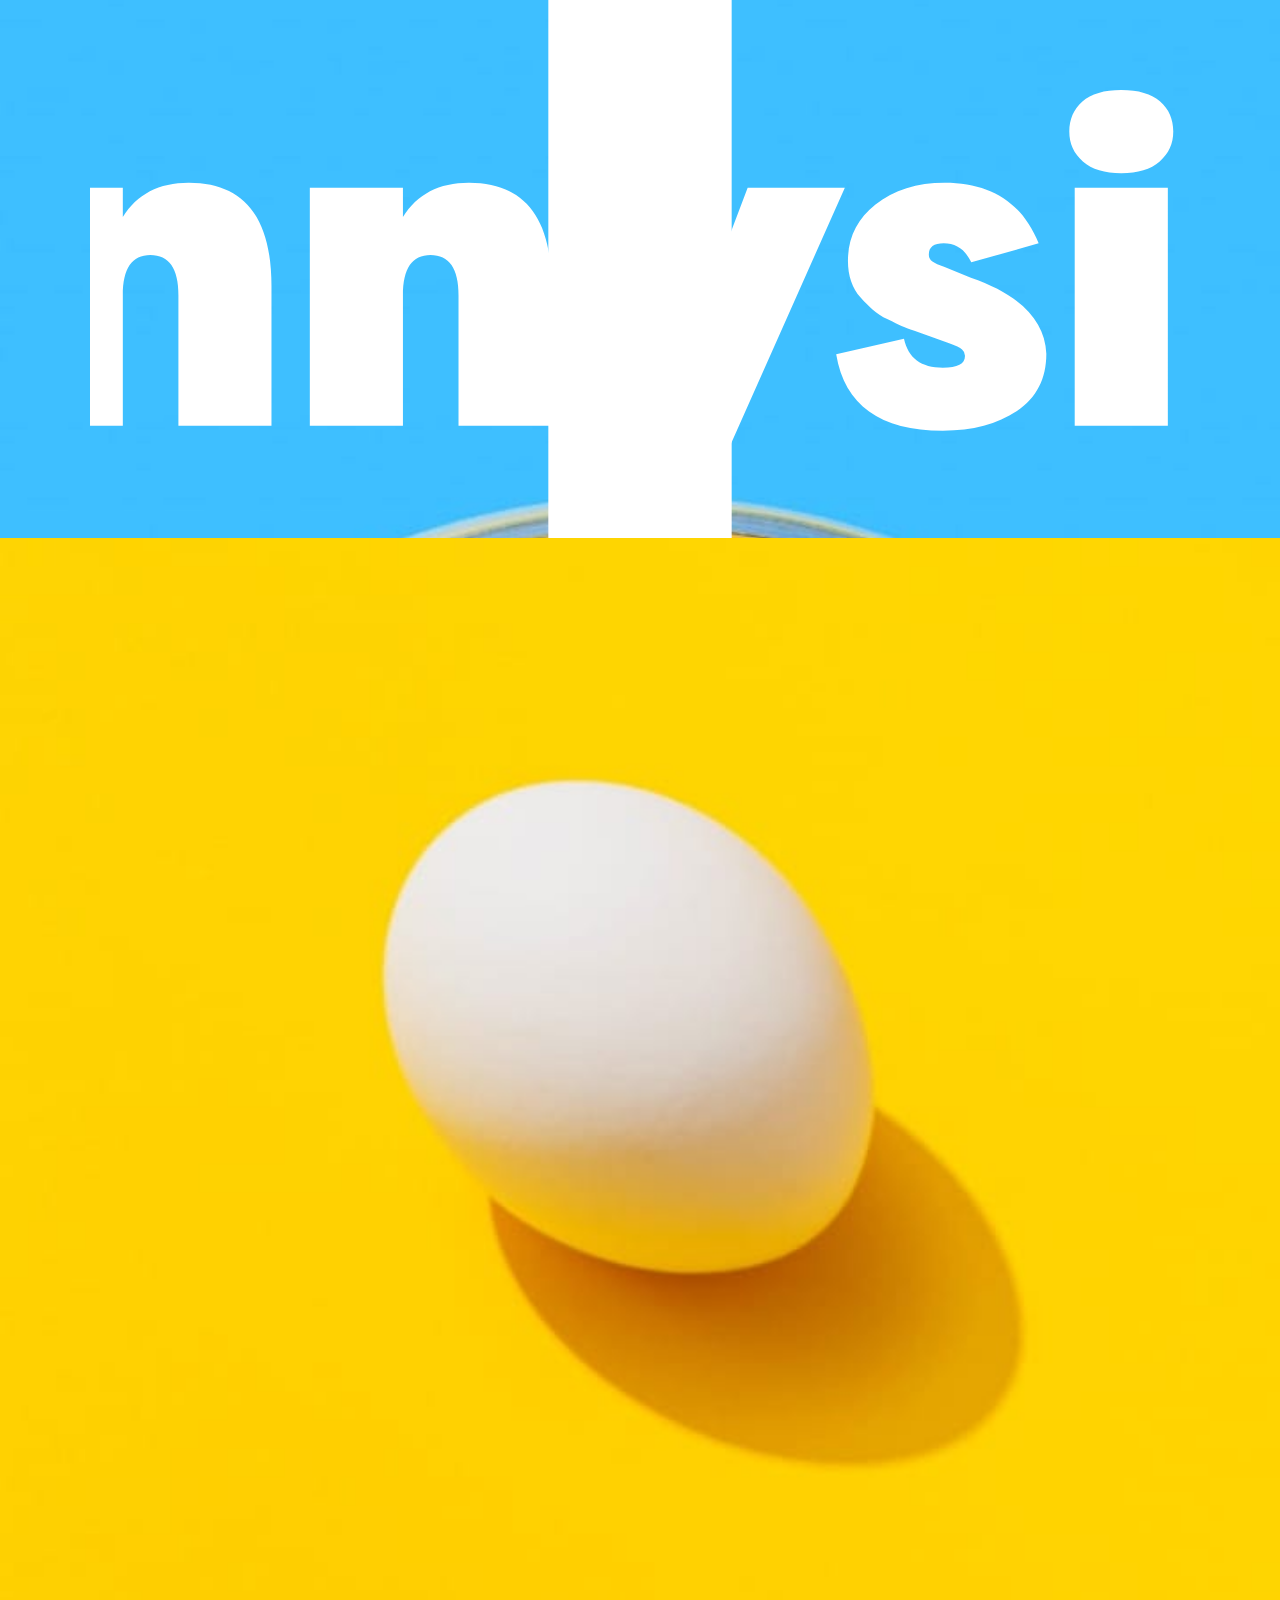
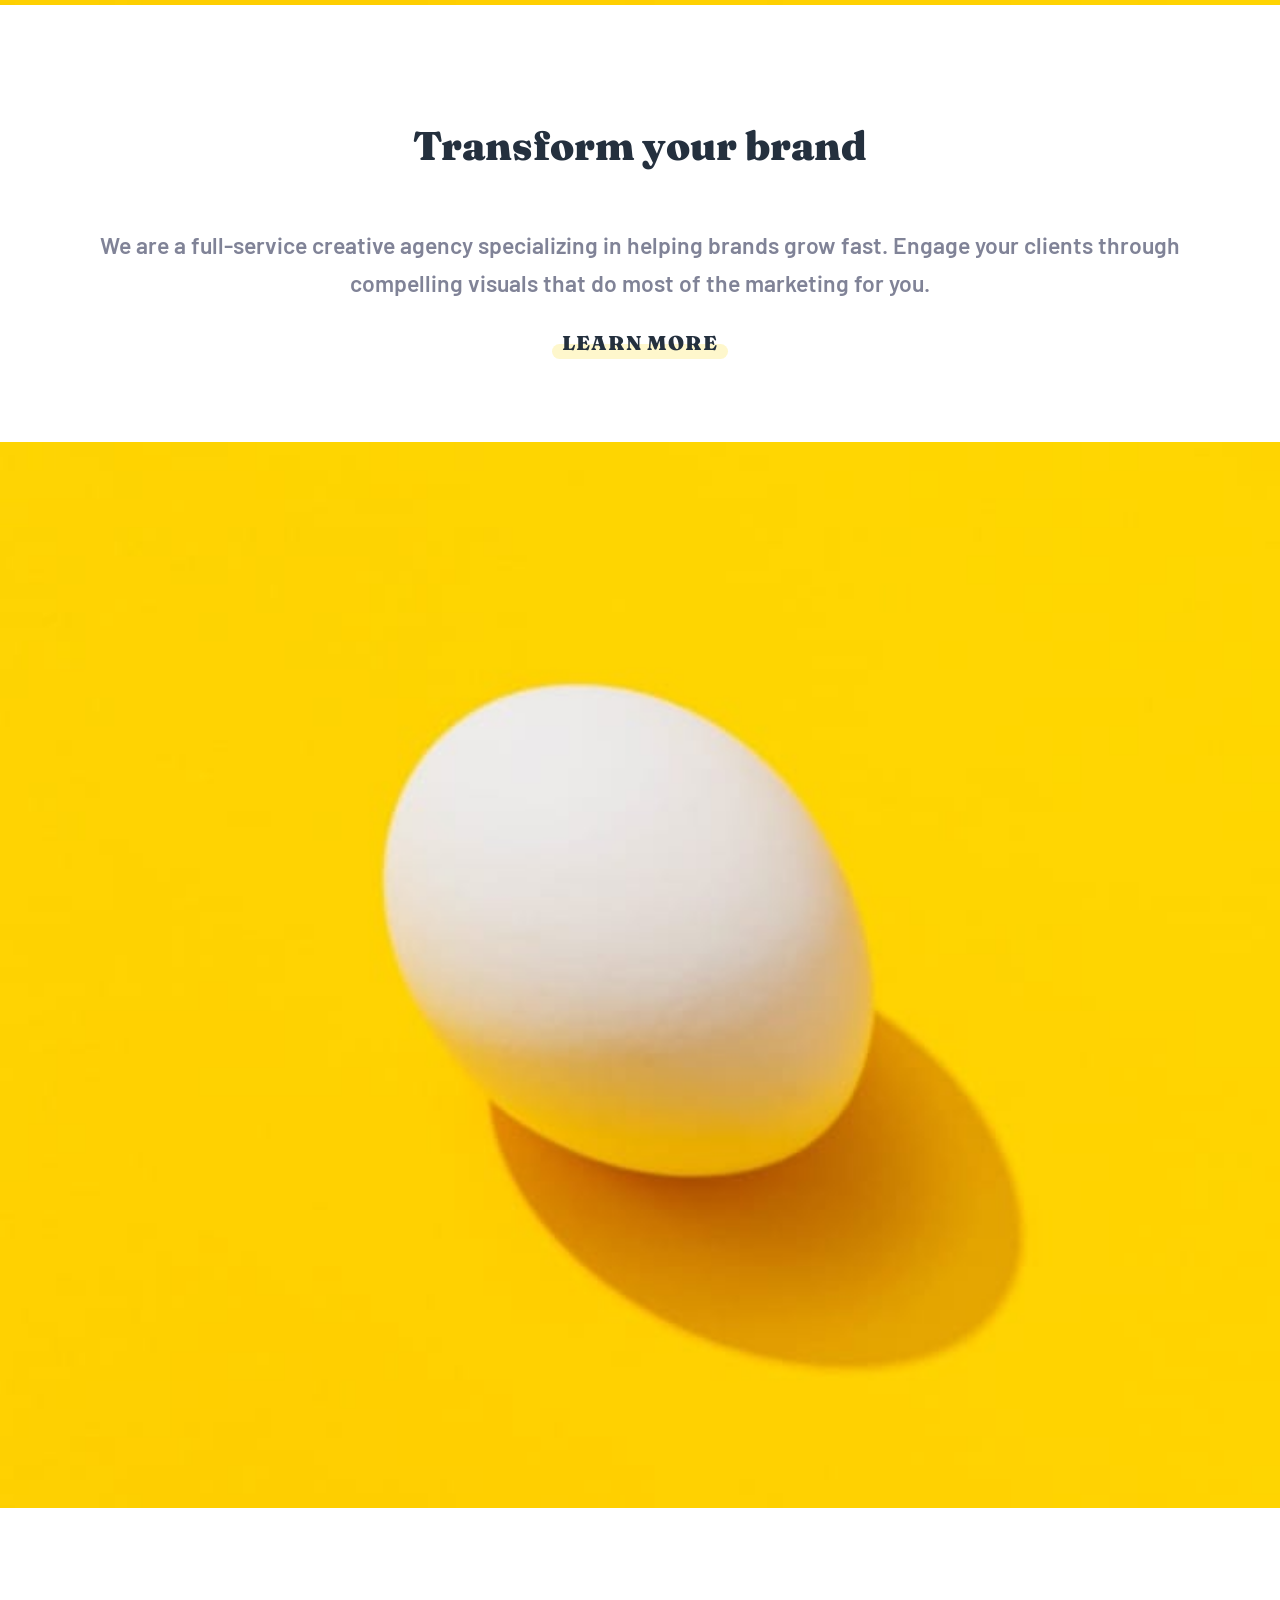
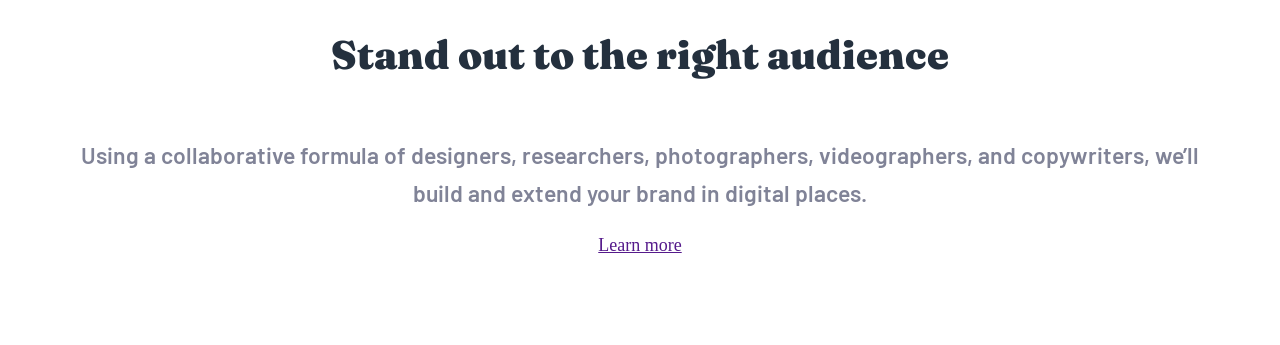
<file: index.html>
<!DOCTYPE html>
<html lang="en">

<head>
    <meta charset="UTF-8">
    <meta name="viewport" content="width=device-width, initial-scale=1.0">
    <!-- displays site properly based on user's device -->

    <link rel="icon" type="image/png" sizes="32x32" href="./images/favicon-32x32.png">
    <link rel="stylesheet" href="./styles.css">

    <title>Frontend Mentor | Sunnyside agency landing page</title>

    <!-- Feel free to remove these styles or customise in your own stylesheet 👍 -->
    <style>
        .attribution {
            font-size: 0.6875rem;
            text-align: center;
        }

        .attribution a {
            color: hsl(228, 45%, 44%);
        }
    </style>

    <link rel="preconnect" href="https://fonts.googleapis.com">
    <link rel="preconnect" href="https://fonts.gstatic.com" crossorigin>
    <link
        href="https://fonts.googleapis.com/css2?family=Barlow:ital,wght@0,100;0,200;0,300;0,400;0,500;0,600;0,700;0,800;0,900;1,100;1,200;1,300;1,400;1,500;1,600;1,700;1,800;1,900&family=Fraunces:ital,opsz,wght@0,9..144,100..900;1,9..144,100..900&display=swap"
        rel="stylesheet">
</head>

<body>
    <main>
        <section class="heading">
            <div class="logo-nav">
                <img class="logo" src="images/logo.svg" alt="Sunnyside logo">
                <button class="menu">
                    <img src="images/icon-hamburger.svg" alt="hamburger menu icon">
                </button>
                <nav>
                    <a href="">About</a>
                    <a href="">Services</a>
                    <a href="">Projects</a>
                    <button href="" id="contact">Contact</button>
                </nav>
            </div>
            <header class="hero">
                <h1 class="hero-title">We are creatives</h1>
                <img src="images/icon-arrow-down.svg" alt="Icon arrow pointing down">
            </header>
        </section>
        <section class="transform">
            <picture id="transform_picture">
                <!-- Loaded on screens 800px wide or larger -->
                <source media="(min-width: 641px)" srcset="images/desktop/image-transform.jpg">
                
                <!-- Fallback image used for mobile or unsupported browsers -->
                <img src="images/mobile/image-transform.jpg" alt="Egg with yellow background" loading="lazy">
            </picture>

            <div class="transform_text text">
                <h2>Transform your brand</h2>
            
                <p>
                We are a full-service creative agency specializing in helping brands grow fast. Engage your clients through compelling visuals that do most of the marketing for you.
                </p>
                <a href="" class="learn-more"><span>Learn more</span></a>
            </div>
        </section>
        <section class="stand-out">
            <picture id="transform_picture">
                <!-- Loaded on screens 800px wide or larger -->
                <source media="(min-width: 641px)" srcset="images/desktop/image-transform.jpg">
                
                <!-- Fallback image used for mobile or unsupported browsers -->
                <img src="images/mobile/image-stand-out.jpg" alt="Coral colored cup with coral background" loading="lazy">
            </picture>

            <div class="stand-out text">
                <h2>Stand out to the right audience</h2>
                <p>
                    Using a collaborative formula of designers, researchers, photographers, videographers, and copywriters, we’ll build and extend your brand in digital places. 
                </p>
                <a href="">Learn more</a>
            </div>
        </section>
    </main>
</body>
</file>
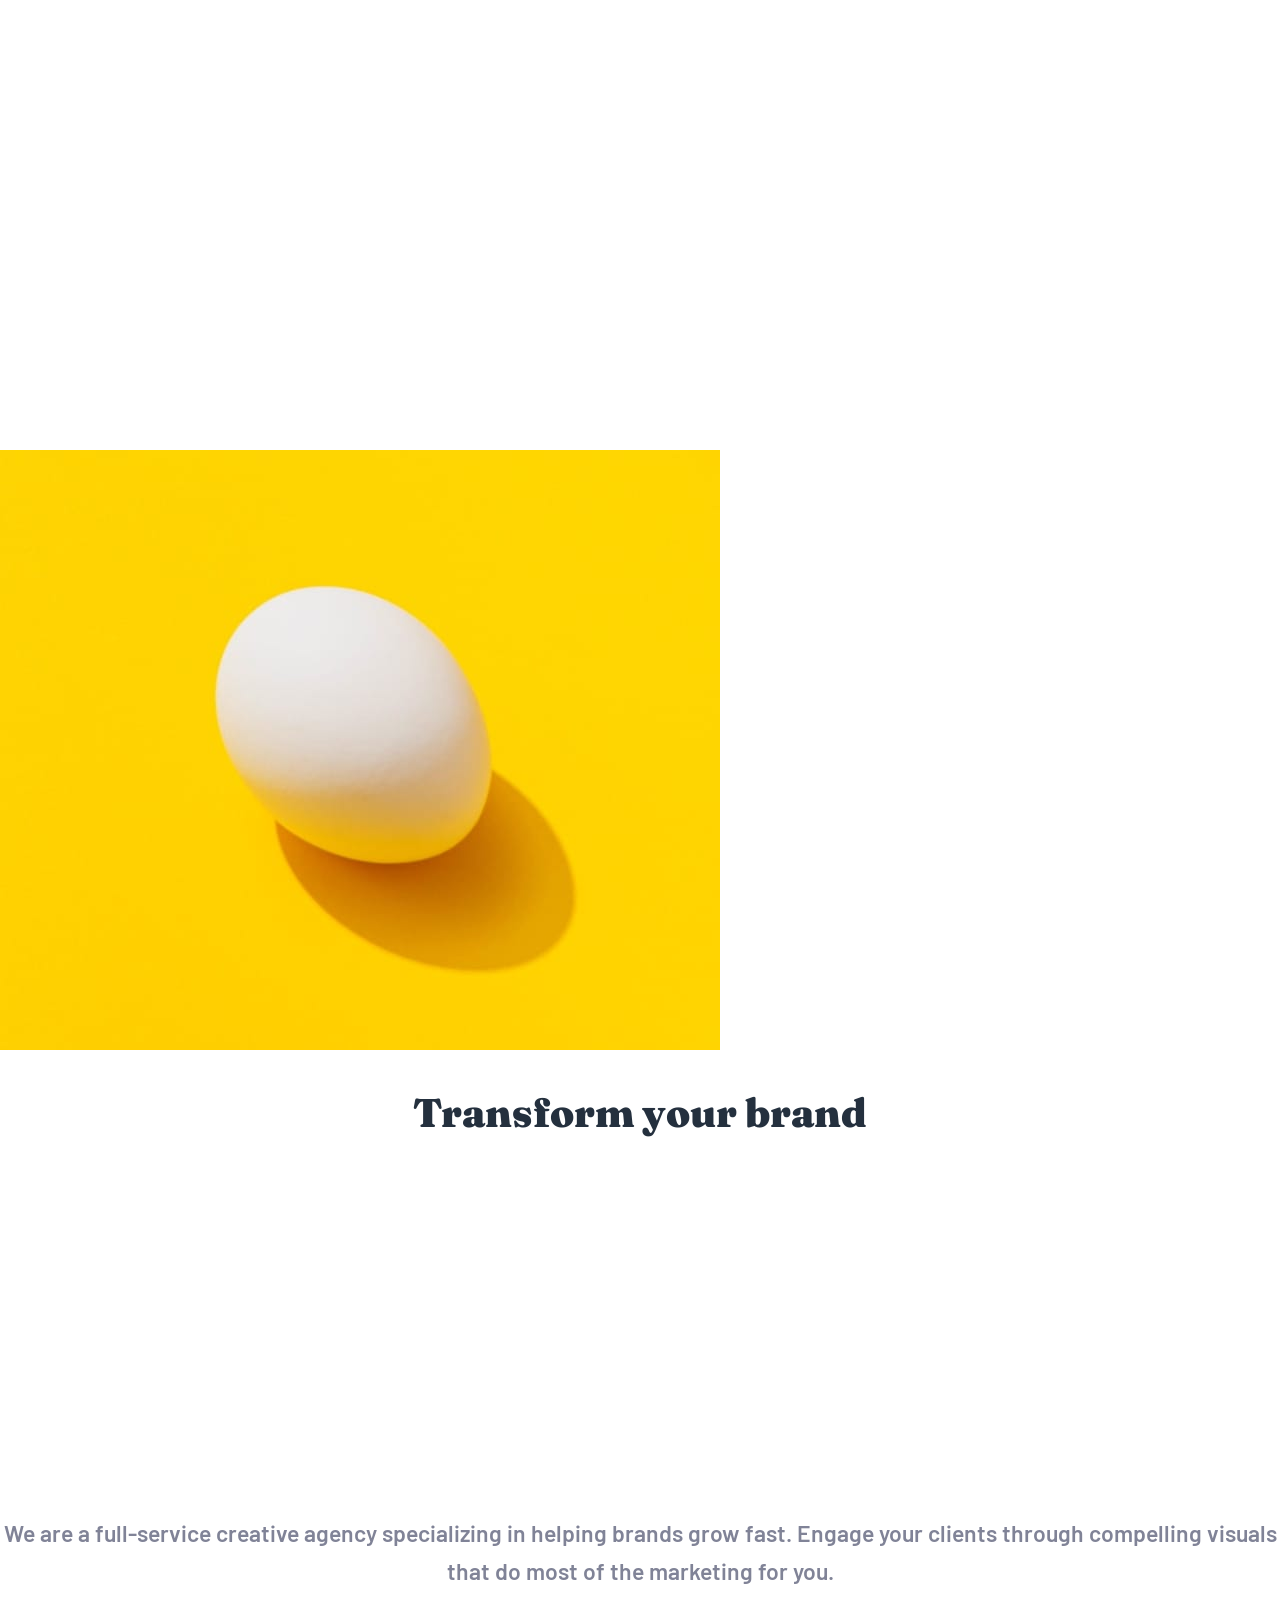
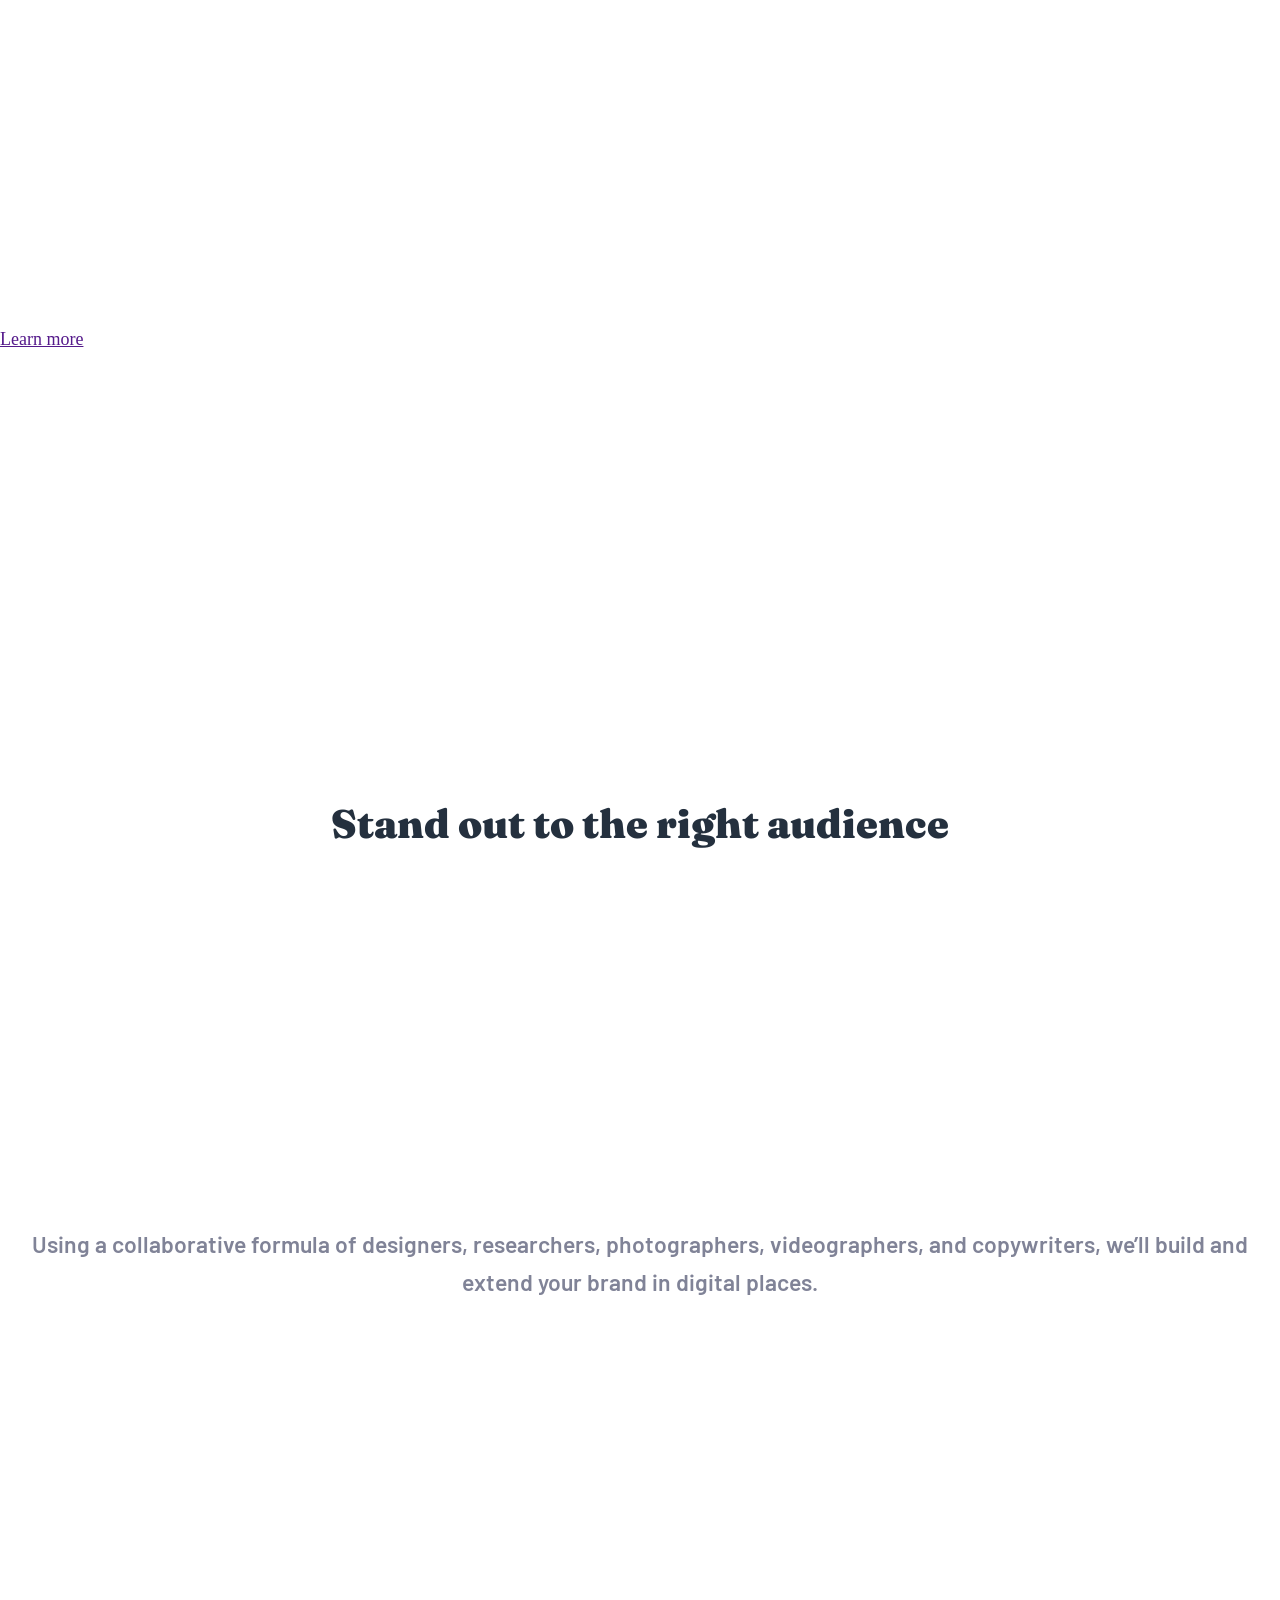
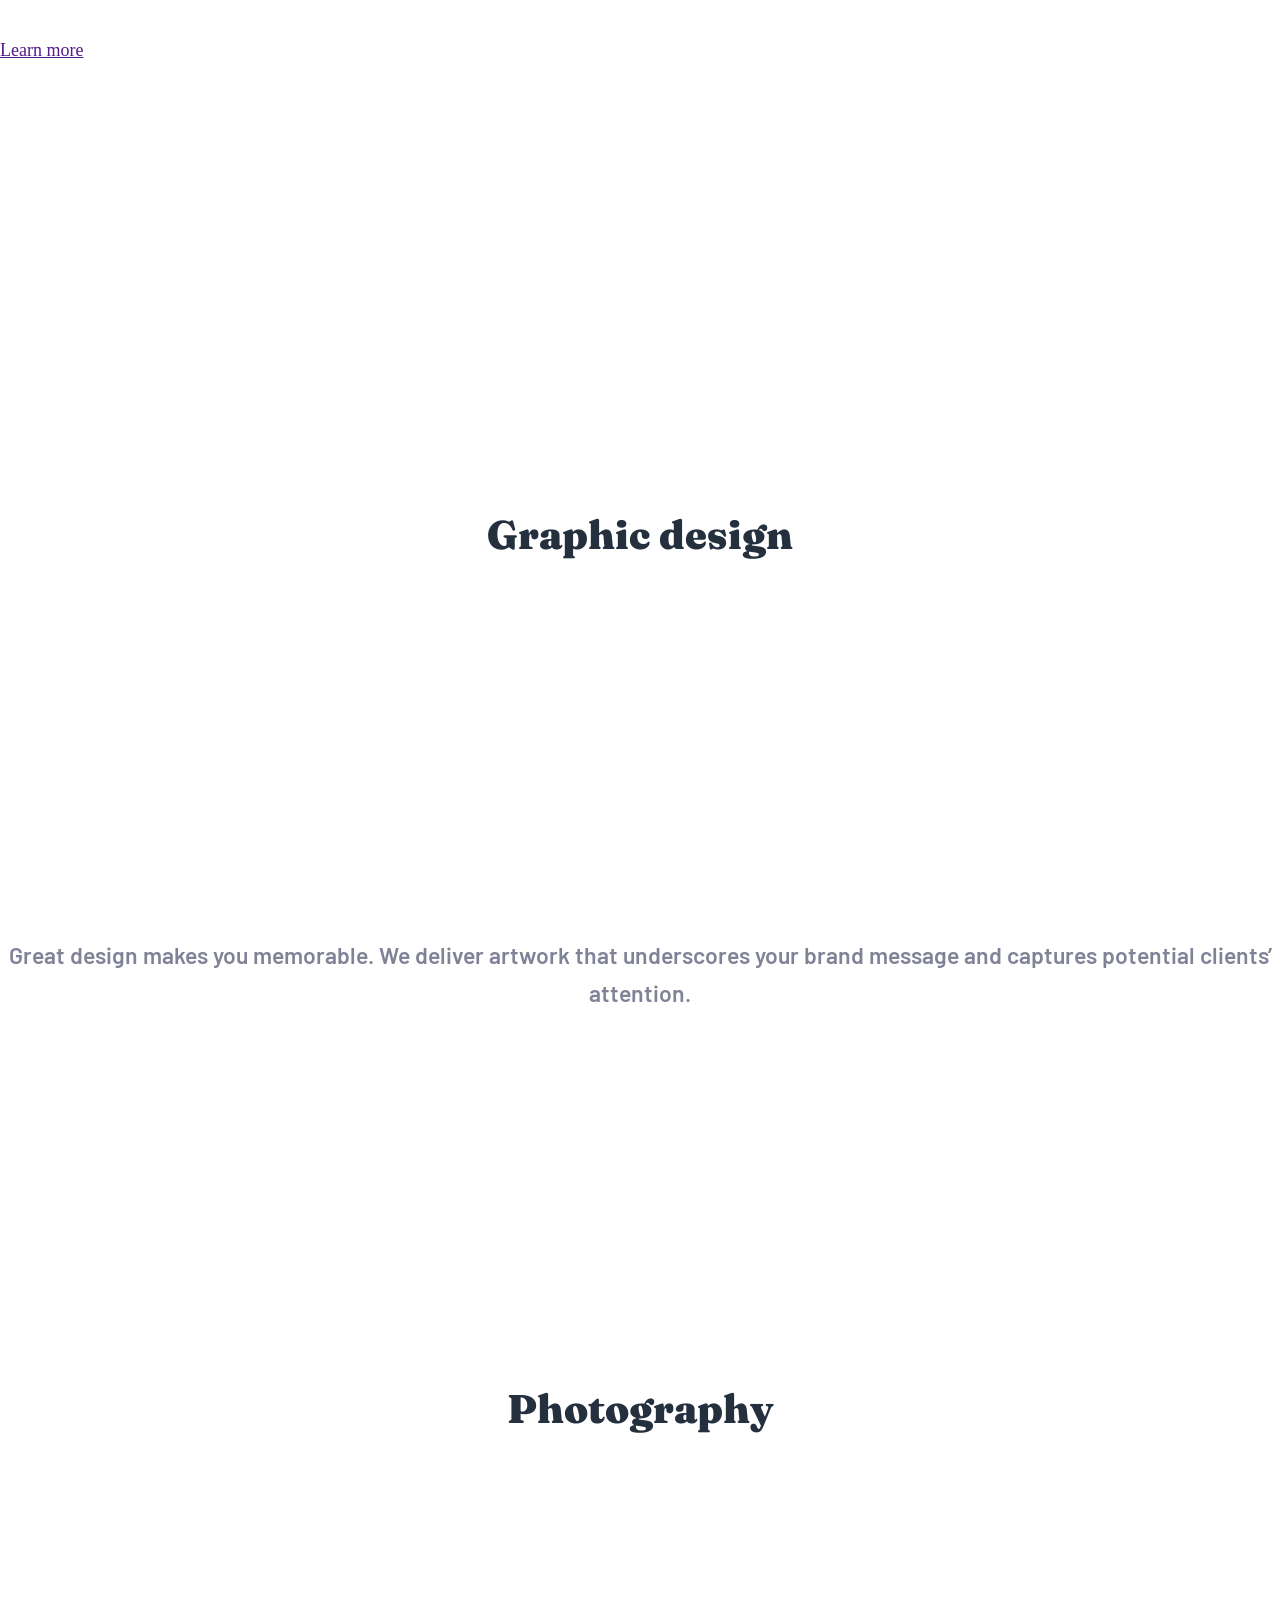
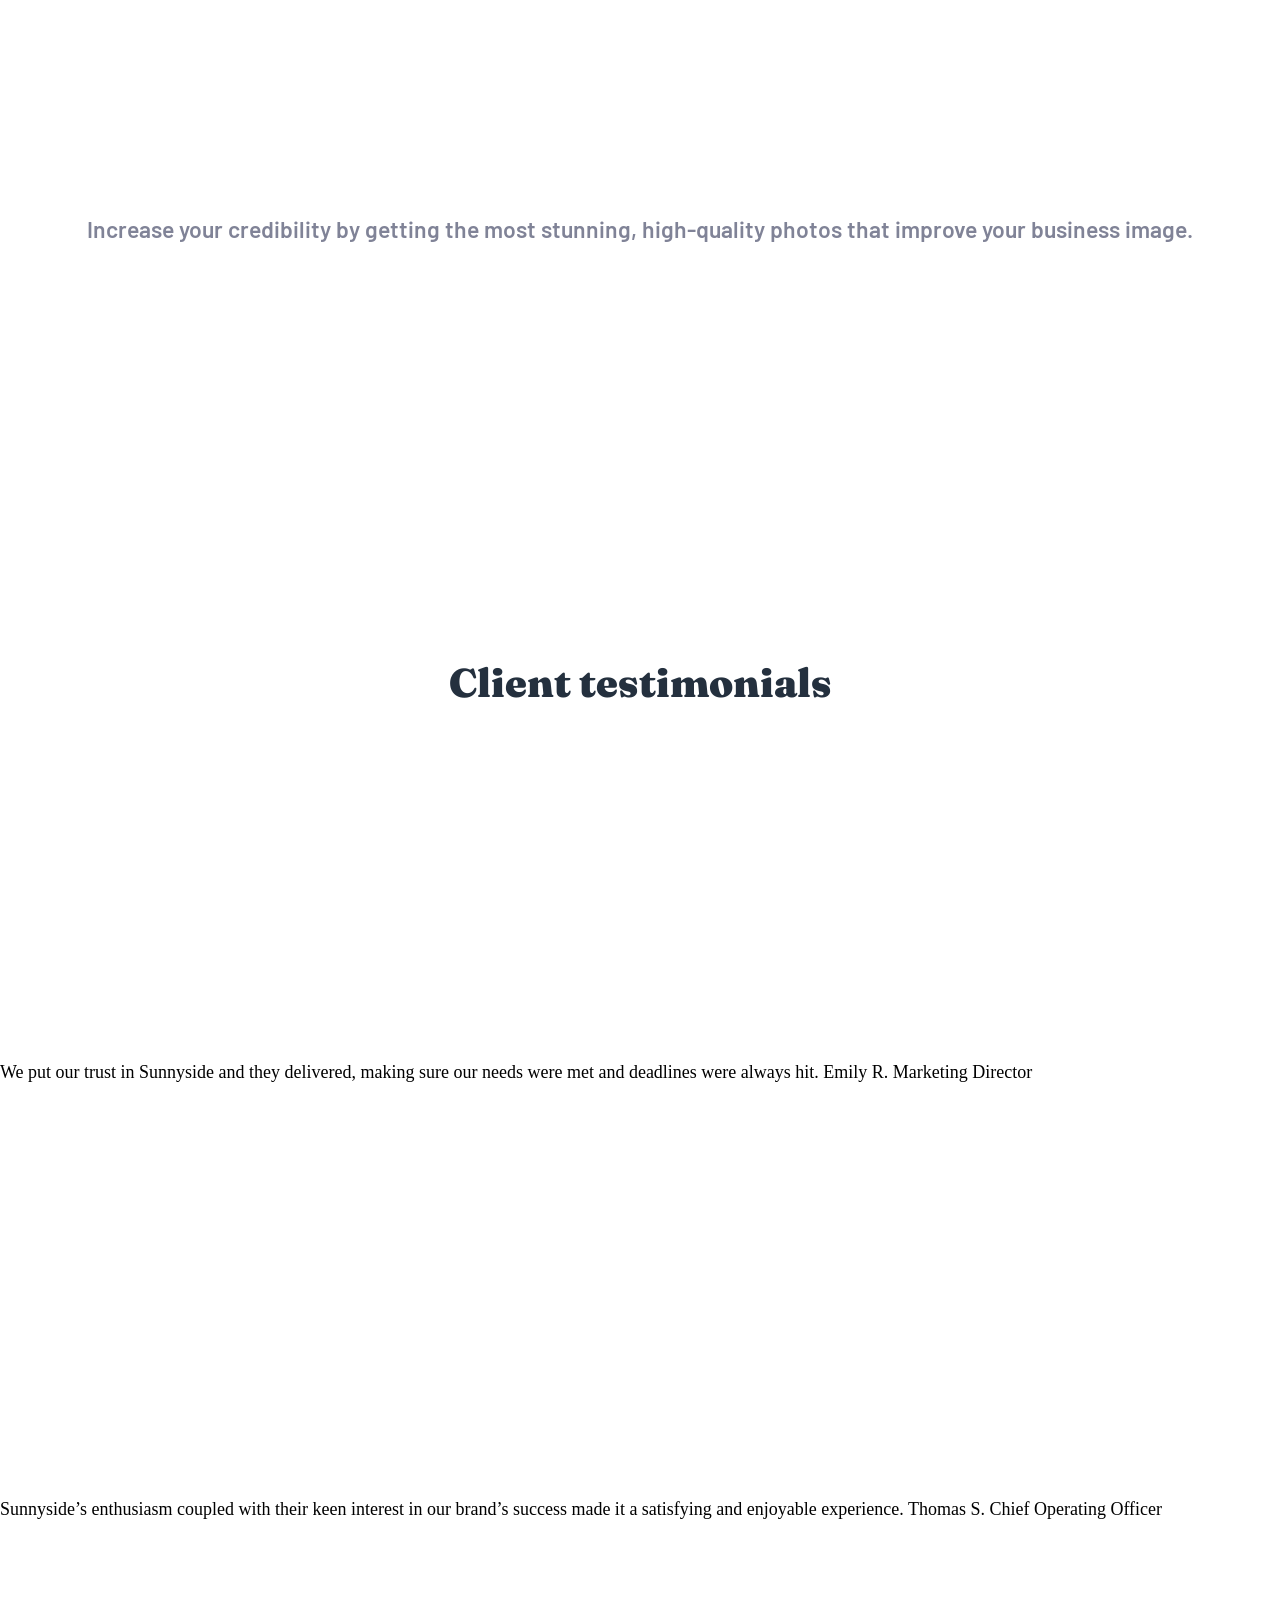
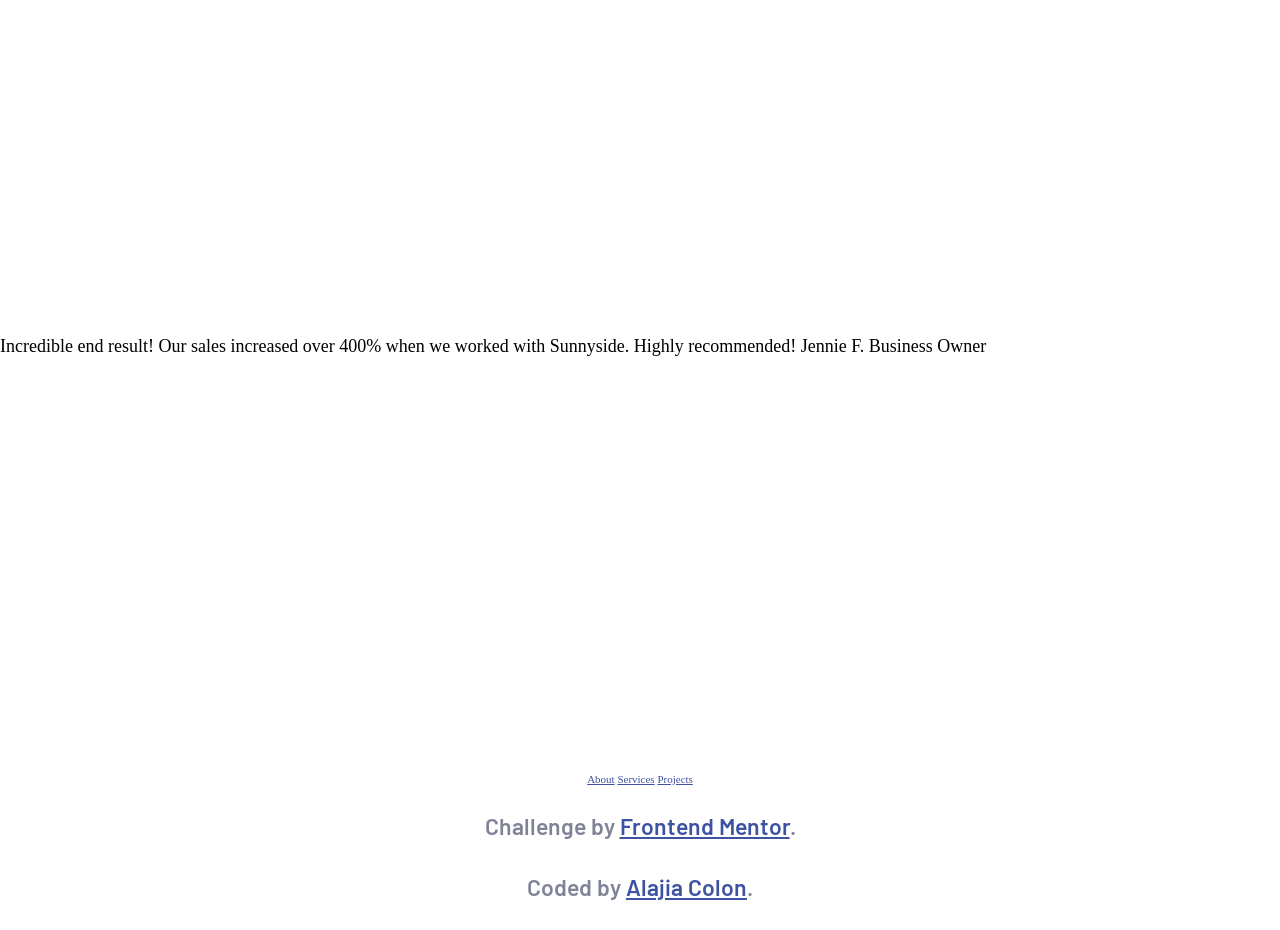
<file: _index.html>
<!DOCTYPE html>
<html lang="en">
<head>
  <meta charset="UTF-8">
  <meta name="viewport" content="width=device-width, initial-scale=1.0"> <!-- displays site properly based on user's device -->

  <link rel="icon" type="image/png" sizes="32x32" href="./images/favicon-32x32.png">
  <link rel="stylesheet" href="./styles.css">
  
  <title>Frontend Mentor | Sunnyside agency landing page</title>

  <!-- Feel free to remove these styles or customise in your own stylesheet 👍 -->
  <style>
    .attribution { font-size: 0.6875rem; text-align: center; }
    .attribution a { color: hsl(228, 45%, 44%); }
  </style>

  <link rel="preconnect" href="https://fonts.googleapis.com">
  <link rel="preconnect" href="https://fonts.gstatic.com" crossorigin>
  <link href="https://fonts.googleapis.com/css2?family=Barlow:ital,wght@0,100;0,200;0,300;0,400;0,500;0,600;0,700;0,800;0,900;1,100;1,200;1,300;1,400;1,500;1,600;1,700;1,800;1,900&family=Fraunces:ital,opsz,wght@0,9..144,100..900;1,9..144,100..900&display=swap" rel="stylesheet">
</head>
<body>
  <div class="main-container">
    <div class="header-section">
      <div class="logo-nav">
        <img class="logo" src="images/logo.svg" alt="Sunnyside logo">
        <button class="menu">
          <img src="images/icon-hamburger.svg" alt="hamburger menu icon">
        </button>
        <nav>
          <a href="">About</a>
          <a href="">Services</a>
          <a href="">Projects</a>
          <button href="" id="contact">Contact</button>
        </nav>
      </div>

      <header>
        <h1>We are creatives</h1>
        <img src="images/icon-arrow-down.svg" alt="Icon arrow pointing down">
      </header>
    </div>
    
  <main>
    <div class="transform">
      <picture id="transform_picture">
        <!-- Loaded on screens 800px wide or larger -->
        <source media="(min-width: 641px)" srcset="images/desktop/image-transform.jpg">
        
        <!-- Fallback image used for mobile or unsupported browsers -->
        <img src="images/mobile/image-transform.jpg" alt="Egg with yellow background" loading="lazy">
      </picture>

      <section>
        <h2>Transform your brand</h2>
      
        <p>
          We are a full-service creative agency specializing in helping brands grow fast. Engage your clients through compelling visuals that do most of the marketing for you.
        </p>
        <a href="">Learn more</a>
      </section>
    </div>

    <section>
      <h2>Stand out to the right audience</h2>

      <p>
        Using a collaborative formula of designers, researchers, photographers, videographers, and copywriters, we’ll build and extend your brand in digital places. 
      </p>
      <a href="">Learn more</a>
    </section>
    
    <section>
      <h2>Graphic design</h2>
      <p>
        Great design makes you memorable. We deliver artwork that underscores your brand message and captures potential clients’ attention.
      </p>
    </section>

    <section>
      <h2>Photography</h2>
      <p>
        Increase your credibility by getting the most stunning, high-quality photos that improve your business image.
      </p>
    </section>

    <section>
      <h2>Client testimonials</h2>

      <article>
        We put our trust in Sunnyside and they delivered, making sure our needs were met and deadlines were always hit.
        Emily R.
        Marketing Director
      </article>
      
      <article>
        Sunnyside’s enthusiasm coupled with their keen interest in our brand’s success made it a satisfying and enjoyable experience.
        Thomas S.
        Chief Operating Officer
      </article>
      
      <article>
        Incredible end result! Our sales increased over 400% when we worked with Sunnyside. Highly recommended!
        Jennie F.
        Business Owner
      </article>
    </section>
  </main>


  <footer class="attribution">
    <a href="">About</a>
    <a href="">Services</a>
    <a href="">Projects</a>
    <p>Challenge by <a href="https://www.frontendmentor.io?ref=challenge">Frontend Mentor</a>.</p>
    <p>Coded by <a href="#">Alajia Colon</a>.</p>
  </footer>
  </div>
  
</body>
</html>
</file>
<file: styles.css>
*,
*::before,
*::after {
	box-sizing: border-box;
}

:root {
    --font-1: 900 76px/125% "Fraunces", serif;
    --font-2: 900 56px/125% "Fraunces", serif;
    --font-3: 900 40px/125% "Fraunces", serif;
    --font-4: 900 40px/125% "Fraunces", serif;
    --font-5: 900 28px/125% "Fraunces", serif;
    --font-6: 900 20px/125% "Fraunces", serif;
    --font-7: 900 18px/125% "Fraunces", serif;
    --font-8: 900 20px/165% "Fraunces", sans-serif;
    --font-9: 600 20px/125% "Barlow", sans-serif;
    --font-10: 600 23px/165% "Barlow", sans-serif;
    --font-11: 600 16px/170% "Barlow", sans-serif;
    --font-12: 600 14px/180% "Barlow", sans-serif;
    --color-grey950: #24303E;
    --color-grey600: #5B636D;
    --color-grey550: #808397;
    --color-grey400: #A7AAAD;
    --color-yellow500: #FAD400;
}
body {
	margin: 0;
    background-color: #fff;
    font-size: 18px;
    color: black;
}

main {
    display: grid;
    grid-template-columns: minmax(0, 1fr);
}

.heading {
    background-image: url(./images/mobile/image-header.jpg);
    background-repeat: no-repeat;
    background-size: 100%;
    height: 538px;
    background-position: center;
    padding: 7%;
}
.logo-nav {
    display: flex;
    justify-content: space-between
}
.logo-nav nav {
    display: none;
}
.menu {
    appearance: none;
    background: transparent;
    border: 0; 
    padding: 0;
}
header {
    display: flex;
    align-items: center;
    justify-content: center;
    flex-direction: column;
    /* gap: 2rem; */
}
header img {
    display: flex;
    width: 40px;
}
h1 {
    text-align: center;
    text-transform: uppercase;
    font: var(--font-2);
    letter-spacing: 9px;
    color: #fff;
    margin-top: 15%;
    padding-inline: 2rem;
}
h2 {
    text-align: center;
    font: var(--font-4);
    color: var(--color-grey950);
}
p {
    text-align: center;
    font: var(--font-10);
    color: var(--color-grey550);
}
section {
    display: grid;
    grid-template-columns: 1fr;
    grid-auto-rows: minmax(437px, auto);
}
section img {
    width: 100%;
    object-fit: cover;
    height: auto;
    display: block;
}
.text {
    display: flex;
    flex-direction: column;
    align-items: center;
    justify-content: center;
    padding: 6%;
}
.learn-more {
    text-decoration: none;
    position: relative;
    display: inline-block;
    font: var(--font-8);
    color: var(--color-grey950);
    text-transform: uppercase;
    letter-spacing: 1px;
}
.learn-more::after {
    content: "";
    position: absolute;
    border-radius: 999px;
    height: 15px;
    width: 11rem;
    bottom: 0px;
    left: -10px;
    z-index: 0;
    opacity: 0.2;
}
.learn-more span {
    z-index: 1;
    position: relative;
}
.transform .learn-more::after {
    background-color: var(--color-yellow500);
}
</file>
